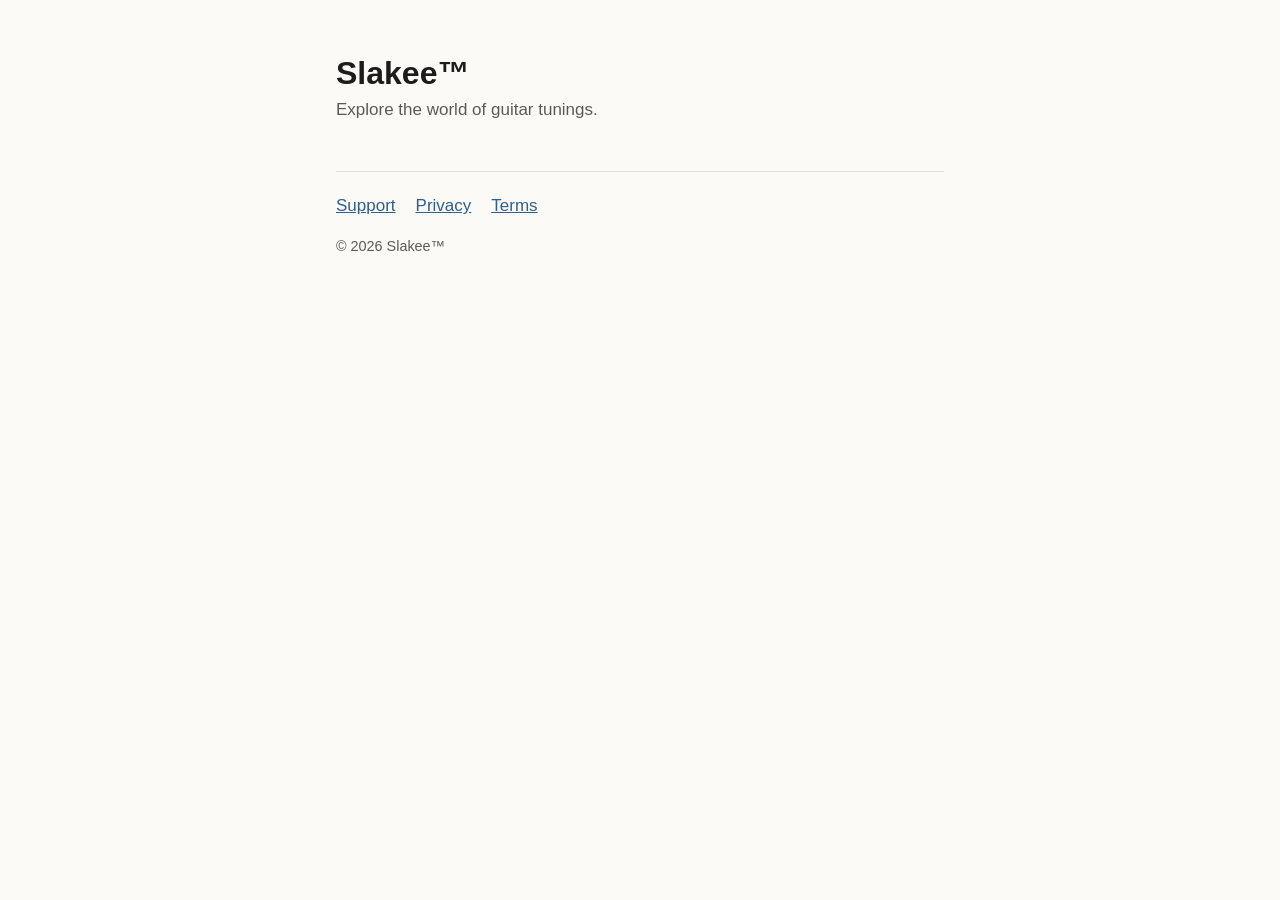
<file: index.html>
<!doctype html>
<html lang="en">
<head>
  <meta charset="utf-8">
  <meta name="viewport" content="width=device-width, initial-scale=1">
  <title>Slakee</title>
  <link rel="stylesheet" href="style.css">
</head>
<body>
<main>
  <header>
    <h1>Slakee™</h1>
    <p class="updated">Explore the world of guitar tunings.</p>
  </header>
  <nav><a href="support.html">Support</a><a href="privacy.html">Privacy</a><a href="terms.html">Terms</a></nav>
  <footer>© 2026 Slakee™</footer>
</main>
</body>
</html>
</file>
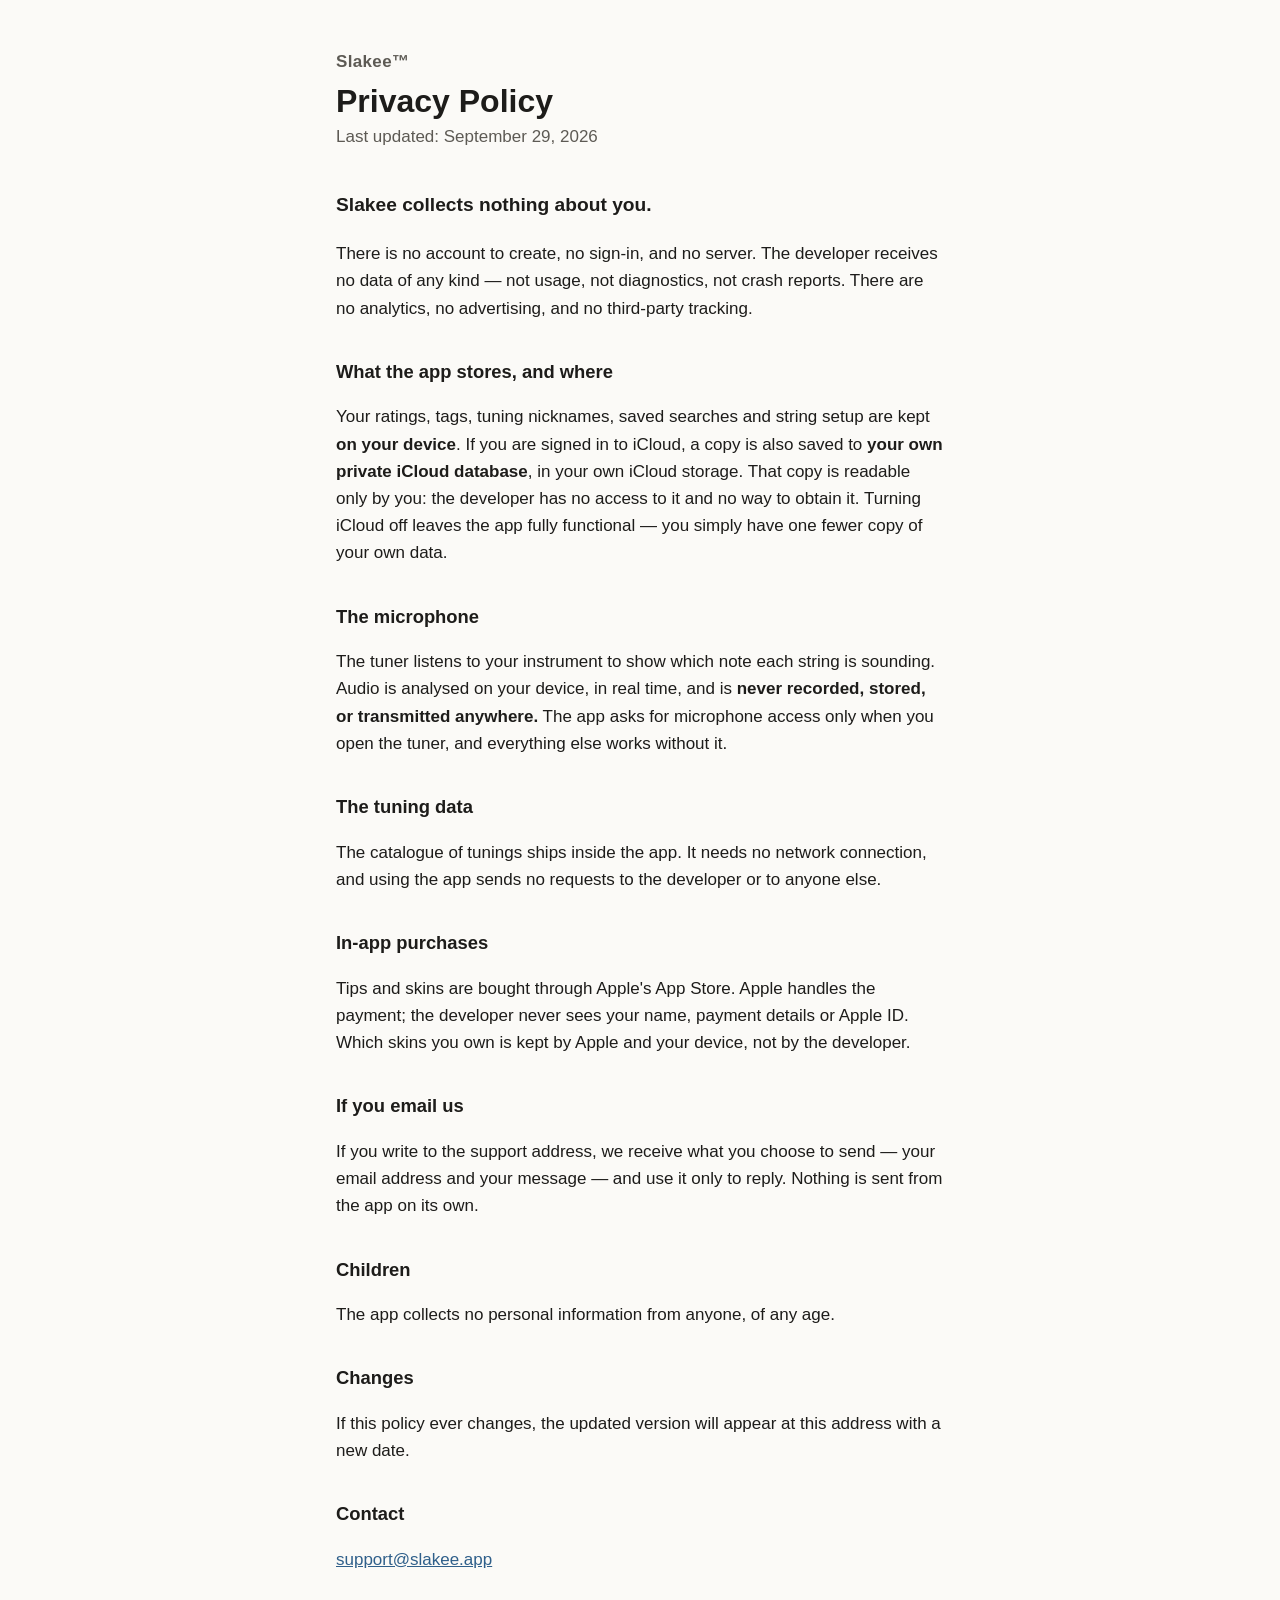
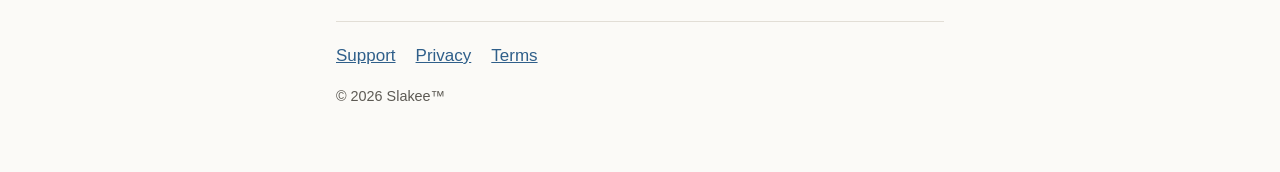
<file: privacy.html>
<!doctype html>
<html lang="en">
<head>
  <meta charset="utf-8">
  <meta name="viewport" content="width=device-width, initial-scale=1">
  <title>Slakee — Privacy Policy</title>
  <link rel="stylesheet" href="style.css">
</head>
<body>
<main>
  <header>
    <a class="brand" href="index.html">Slakee™</a>
    <h1>Privacy Policy</h1>
    <p class="updated">Last updated: September 29, 2026</p>
  </header>

  <p class="lede">Slakee collects nothing about you.</p>
  <p>There is no account to create, no sign-in, and no server. The developer receives
  no data of any kind — not usage, not diagnostics, not crash reports. There are no
  analytics, no advertising, and no third-party tracking.</p>

  <h2>What the app stores, and where</h2>
  <p>Your ratings, tags, tuning nicknames, saved searches and string setup are kept
  <strong>on your device</strong>. If you are signed in to iCloud, a copy is also saved
  to <strong>your own private iCloud database</strong>, in your own iCloud storage. That
  copy is readable only by you: the developer has no access to it and no way to obtain
  it. Turning iCloud off leaves the app fully functional — you simply have one fewer copy
  of your own data.</p>

  <h2>The microphone</h2>
  <p>The tuner listens to your instrument to show which note each string is sounding.
  Audio is analysed on your device, in real time, and is <strong>never recorded, stored,
  or transmitted anywhere.</strong> The app asks for microphone access only when you open
  the tuner, and everything else works without it.</p>

  <h2>The tuning data</h2>
  <p>The catalogue of tunings ships inside the app. It needs no network connection, and
  using the app sends no requests to the developer or to anyone else.</p>

  <h2>In-app purchases</h2>
  <p>Tips and skins are bought through Apple's App Store. Apple handles the payment; the
  developer never sees your name, payment details or Apple ID. Which skins you own is
  kept by Apple and your device, not by the developer.</p>

  <h2>If you email us</h2>
  <p>If you write to the support address, we receive what you choose to send — your
  email address and your message — and use it only to reply. Nothing is sent from the
  app on its own.</p>

  <h2>Children</h2>
  <p>The app collects no personal information from anyone, of any age.</p>

  <h2>Changes</h2>
  <p>If this policy ever changes, the updated version will appear at this address with
  a new date.</p>

  <h2>Contact</h2>
  <p><a href="mailto:support@slakee.app">support@slakee.app</a></p>

  <nav><a href="support.html">Support</a><a href="privacy.html">Privacy</a><a href="terms.html">Terms</a></nav>
  <footer>© 2026 Slakee™</footer>
</main>
</body>
</html>
</file>
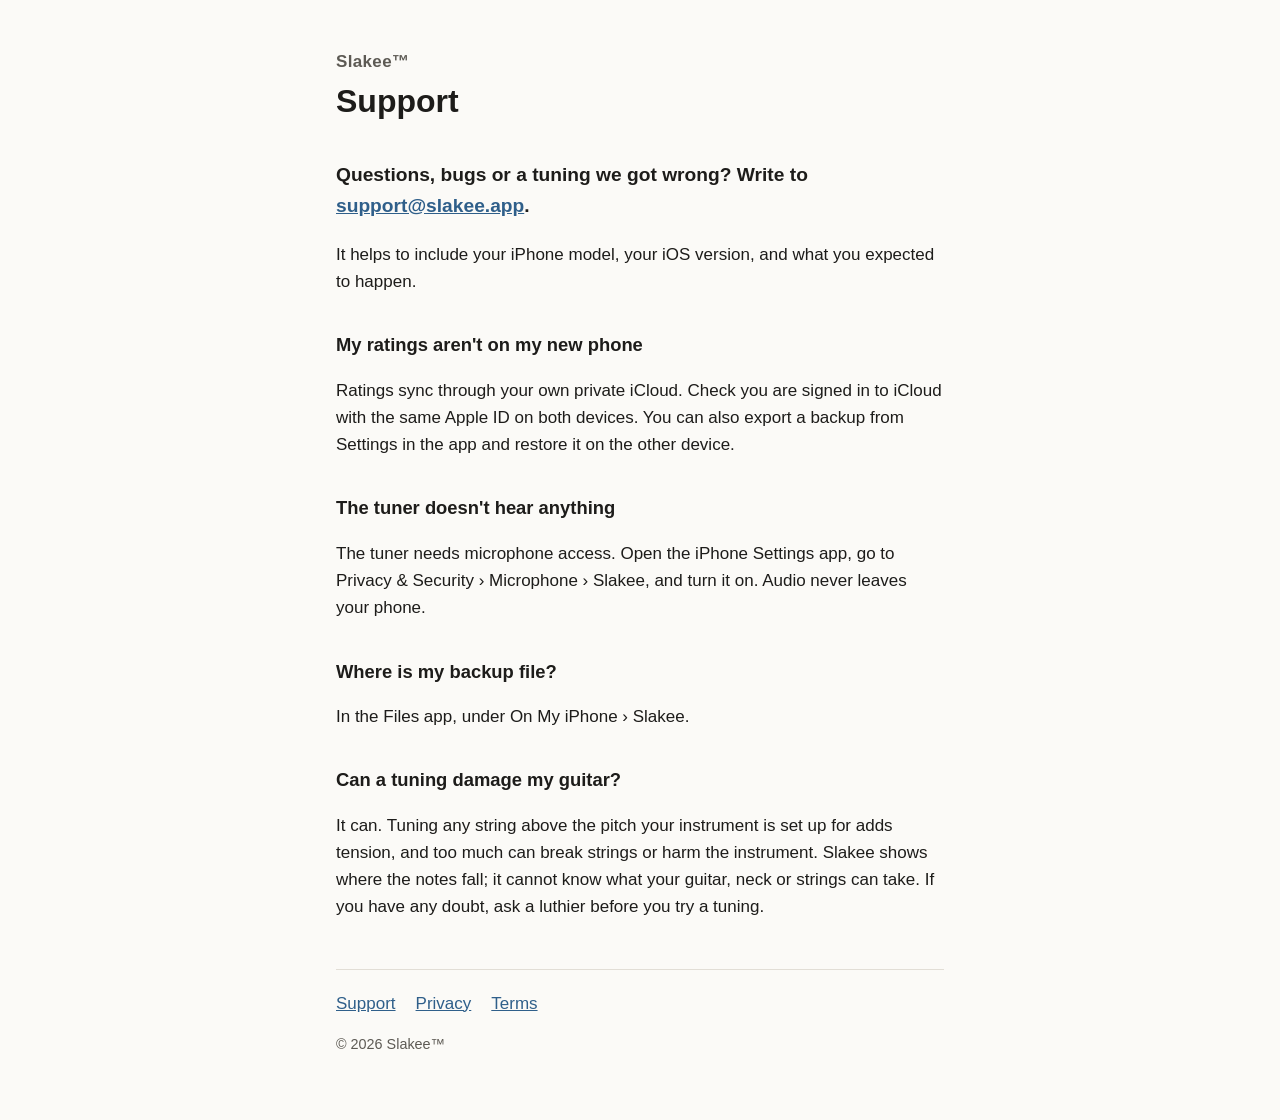
<file: support.html>
<!doctype html>
<html lang="en">
<head>
  <meta charset="utf-8">
  <meta name="viewport" content="width=device-width, initial-scale=1">
  <title>Slakee — Support</title>
  <link rel="stylesheet" href="style.css">
</head>
<body>
<main>
  <header>
    <a class="brand" href="index.html">Slakee™</a>
    <h1>Support</h1>
  </header>

  <p class="lede">Questions, bugs or a tuning we got wrong? Write to
  <a href="mailto:support@slakee.app">support@slakee.app</a>.</p>
  <p>It helps to include your iPhone model, your iOS version, and what you expected to
  happen.</p>

  <h2>My ratings aren't on my new phone</h2>
  <p>Ratings sync through your own private iCloud. Check you are signed in to iCloud with
  the same Apple ID on both devices. You can also export a backup from Settings in the
  app and restore it on the other device.</p>

  <h2>The tuner doesn't hear anything</h2>
  <p>The tuner needs microphone access. Open the iPhone Settings app, go to
  Privacy &amp; Security › Microphone › Slakee, and turn it on. Audio never leaves your
  phone.</p>

  <h2>Where is my backup file?</h2>
  <p>In the Files app, under On My iPhone › Slakee.</p>

  <h2>Can a tuning damage my guitar?</h2>
  <p>It can. Tuning any string above the pitch your instrument is set up for adds
  tension, and too much can break strings or harm the instrument. Slakee shows where
  the notes fall; it cannot know what your guitar, neck or strings can take. If you
  have any doubt, ask a luthier before you try a tuning.</p>

  <nav><a href="support.html">Support</a><a href="privacy.html">Privacy</a><a href="terms.html">Terms</a></nav>
  <footer>© 2026 Slakee™</footer>
</main>
</body>
</html>
</file>
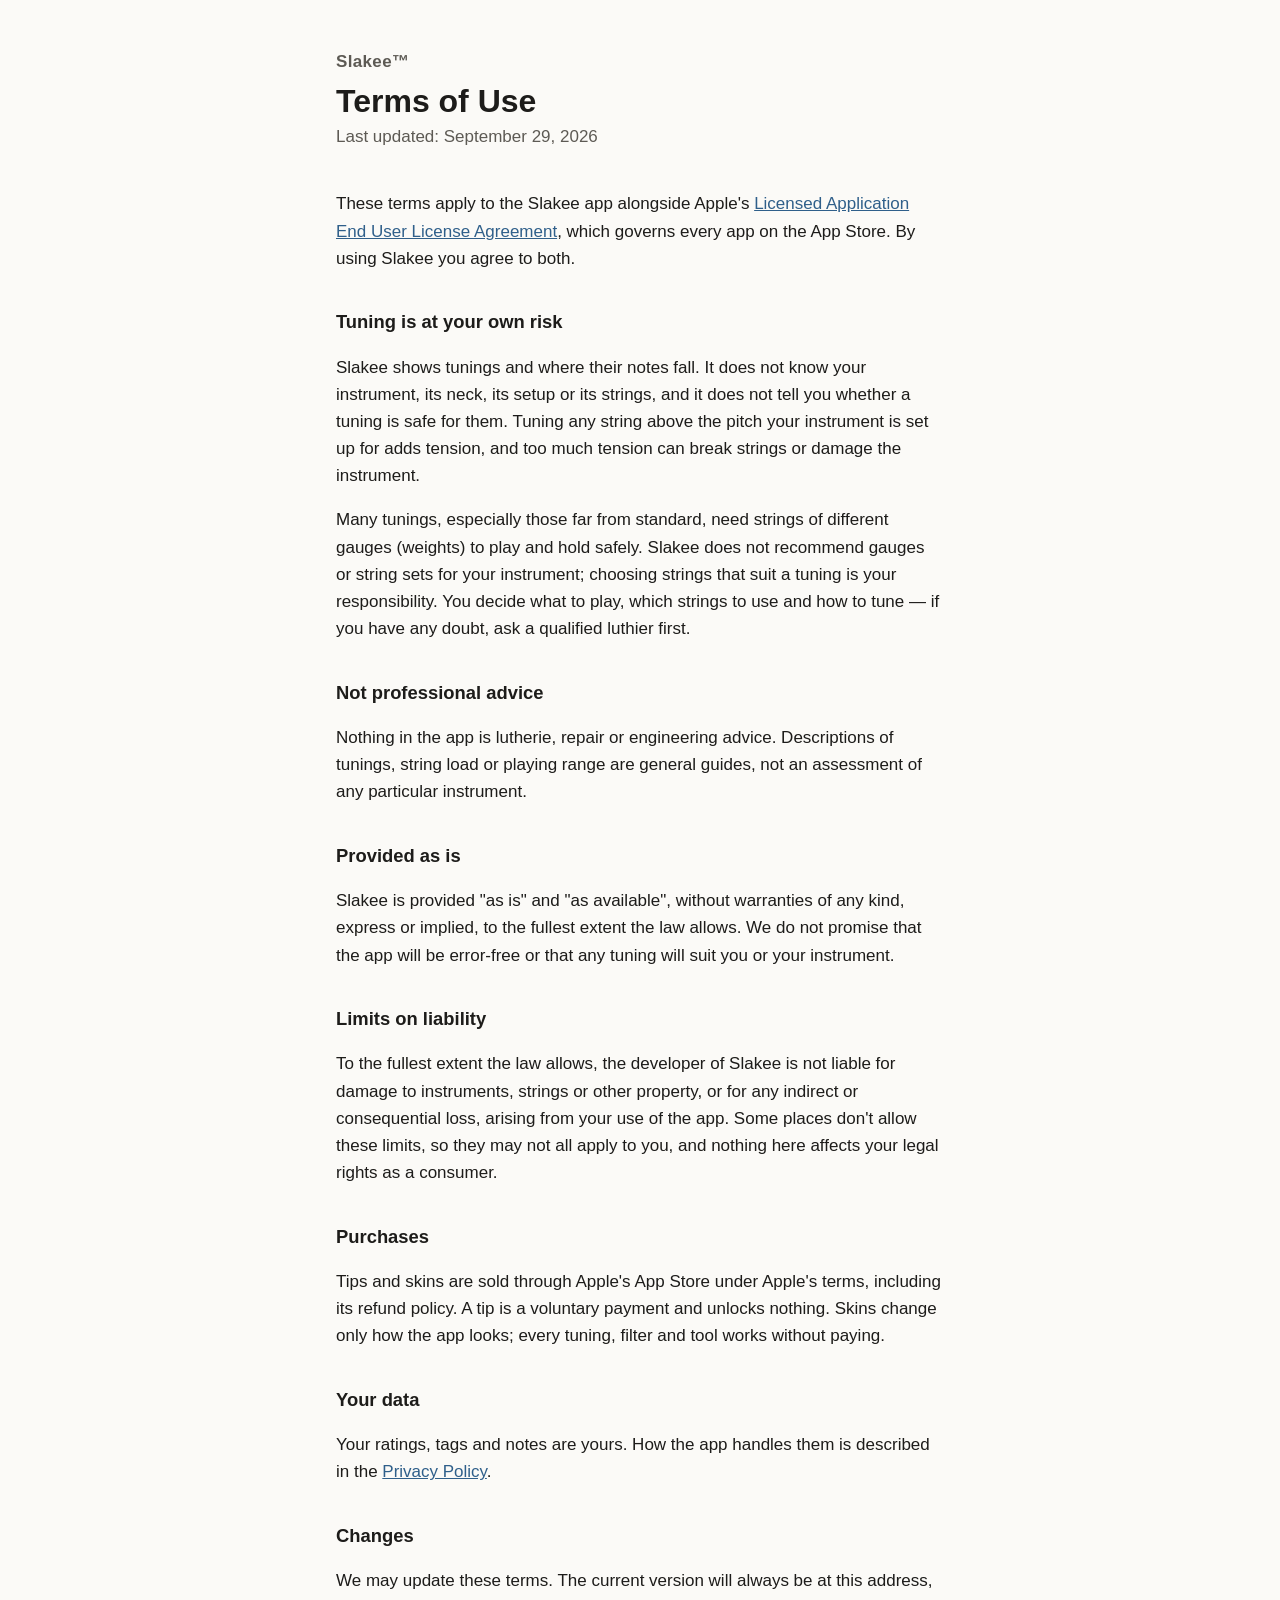
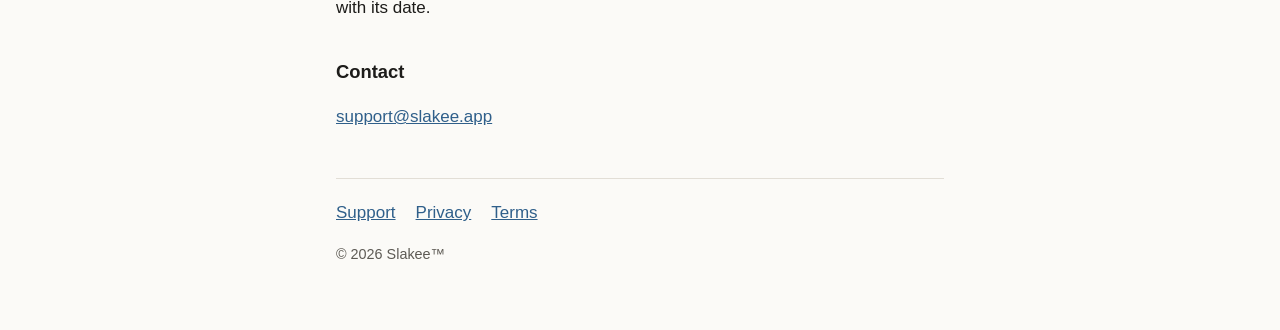
<file: terms.html>
<!doctype html>
<html lang="en">
<head>
  <meta charset="utf-8">
  <meta name="viewport" content="width=device-width, initial-scale=1">
  <title>Slakee — Terms of Use</title>
  <link rel="stylesheet" href="style.css">
</head>
<body>
<main>
  <header>
    <a class="brand" href="index.html">Slakee™</a>
    <h1>Terms of Use</h1>
    <p class="updated">Last updated: September 29, 2026</p>
  </header>

  <p>These terms apply to the Slakee app alongside Apple's
  <a href="https://www.apple.com/legal/internet-services/itunes/dev/stdeula/">Licensed
  Application End User License Agreement</a>, which governs every app on the App Store.
  By using Slakee you agree to both.</p>

  <h2>Tuning is at your own risk</h2>
  <p>Slakee shows tunings and where their notes fall. It does not know your instrument,
  its neck, its setup or its strings, and it does not tell you whether a tuning is safe
  for them. Tuning any string above the pitch your instrument is set up for adds tension,
  and too much tension can break strings or damage the instrument.</p>
  <p>Many tunings, especially those far from standard, need strings of different gauges
  (weights) to play and hold safely. Slakee does not recommend gauges or string sets for
  your instrument; choosing strings that suit a tuning is your responsibility. You decide
  what to play, which strings to use and how to tune — if you have any doubt, ask a
  qualified luthier first.</p>

  <h2>Not professional advice</h2>
  <p>Nothing in the app is lutherie, repair or engineering advice. Descriptions of
  tunings, string load or playing range are general guides, not an assessment of any
  particular instrument.</p>

  <h2>Provided as is</h2>
  <p>Slakee is provided "as is" and "as available", without warranties of any kind,
  express or implied, to the fullest extent the law allows. We do not promise that the
  app will be error-free or that any tuning will suit you or your instrument.</p>

  <h2>Limits on liability</h2>
  <p>To the fullest extent the law allows, the developer of Slakee is not liable for
  damage to instruments, strings or other property, or for any indirect or
  consequential loss, arising from your use of the app. Some places don't allow these
  limits, so they may not all apply to you, and nothing here affects your legal rights as
  a consumer.</p>

  <h2>Purchases</h2>
  <p>Tips and skins are sold through Apple's App Store under Apple's terms, including its
  refund policy. A tip is a voluntary payment and unlocks nothing. Skins change only how
  the app looks; every tuning, filter and tool works without paying.</p>

  <h2>Your data</h2>
  <p>Your ratings, tags and notes are yours. How the app handles them is described in the
  <a href="privacy.html">Privacy Policy</a>.</p>

  <h2>Changes</h2>
  <p>We may update these terms. The current version will always be at this address, with
  its date.</p>

  <h2>Contact</h2>
  <p><a href="mailto:support@slakee.app">support@slakee.app</a></p>

  <nav><a href="support.html">Support</a><a href="privacy.html">Privacy</a><a href="terms.html">Terms</a></nav>
  <footer>© 2026 Slakee™</footer>
</main>
</body>
</html>
</file>
<file: style.css>
:root {
  --bg: #fbfaf7;
  --fg: #1d1c1a;
  --muted: #5d5a54;
  --rule: #e2ded6;
  --accent: #2f5f8a;
}
@media (prefers-color-scheme: dark) {
  :root {
    --bg: #161514;
    --fg: #ecebe7;
    --muted: #a8a49c;
    --rule: #33312d;
    --accent: #8fb8de;
  }
}
* { box-sizing: border-box; }
html { -webkit-text-size-adjust: 100%; }
body {
  margin: 0;
  background: var(--bg);
  color: var(--fg);
  font: 17px/1.6 -apple-system, BlinkMacSystemFont, "Helvetica Neue", Arial, sans-serif;
}
main { max-width: 40rem; margin: 0 auto; padding: 3rem 16px 4rem; }
header { margin-bottom: 2.5rem; }
.brand { font-weight: 700; letter-spacing: 0.02em; color: var(--muted); text-decoration: none; }
h1 { font-size: 2rem; line-height: 1.2; margin: 0.4rem 0 0.2rem; }
h2 { font-size: 1.15rem; margin: 2.2rem 0 0.4rem; }
.updated { color: var(--muted); margin: 0; }
.lede { font-size: 1.2rem; font-weight: 600; }
a { color: var(--accent); }
nav { display: flex; gap: 1.25rem; margin-top: 3rem; padding-top: 1.25rem; border-top: 1px solid var(--rule); }
footer { color: var(--muted); font-size: 0.9rem; margin-top: 1rem; }
</file>
